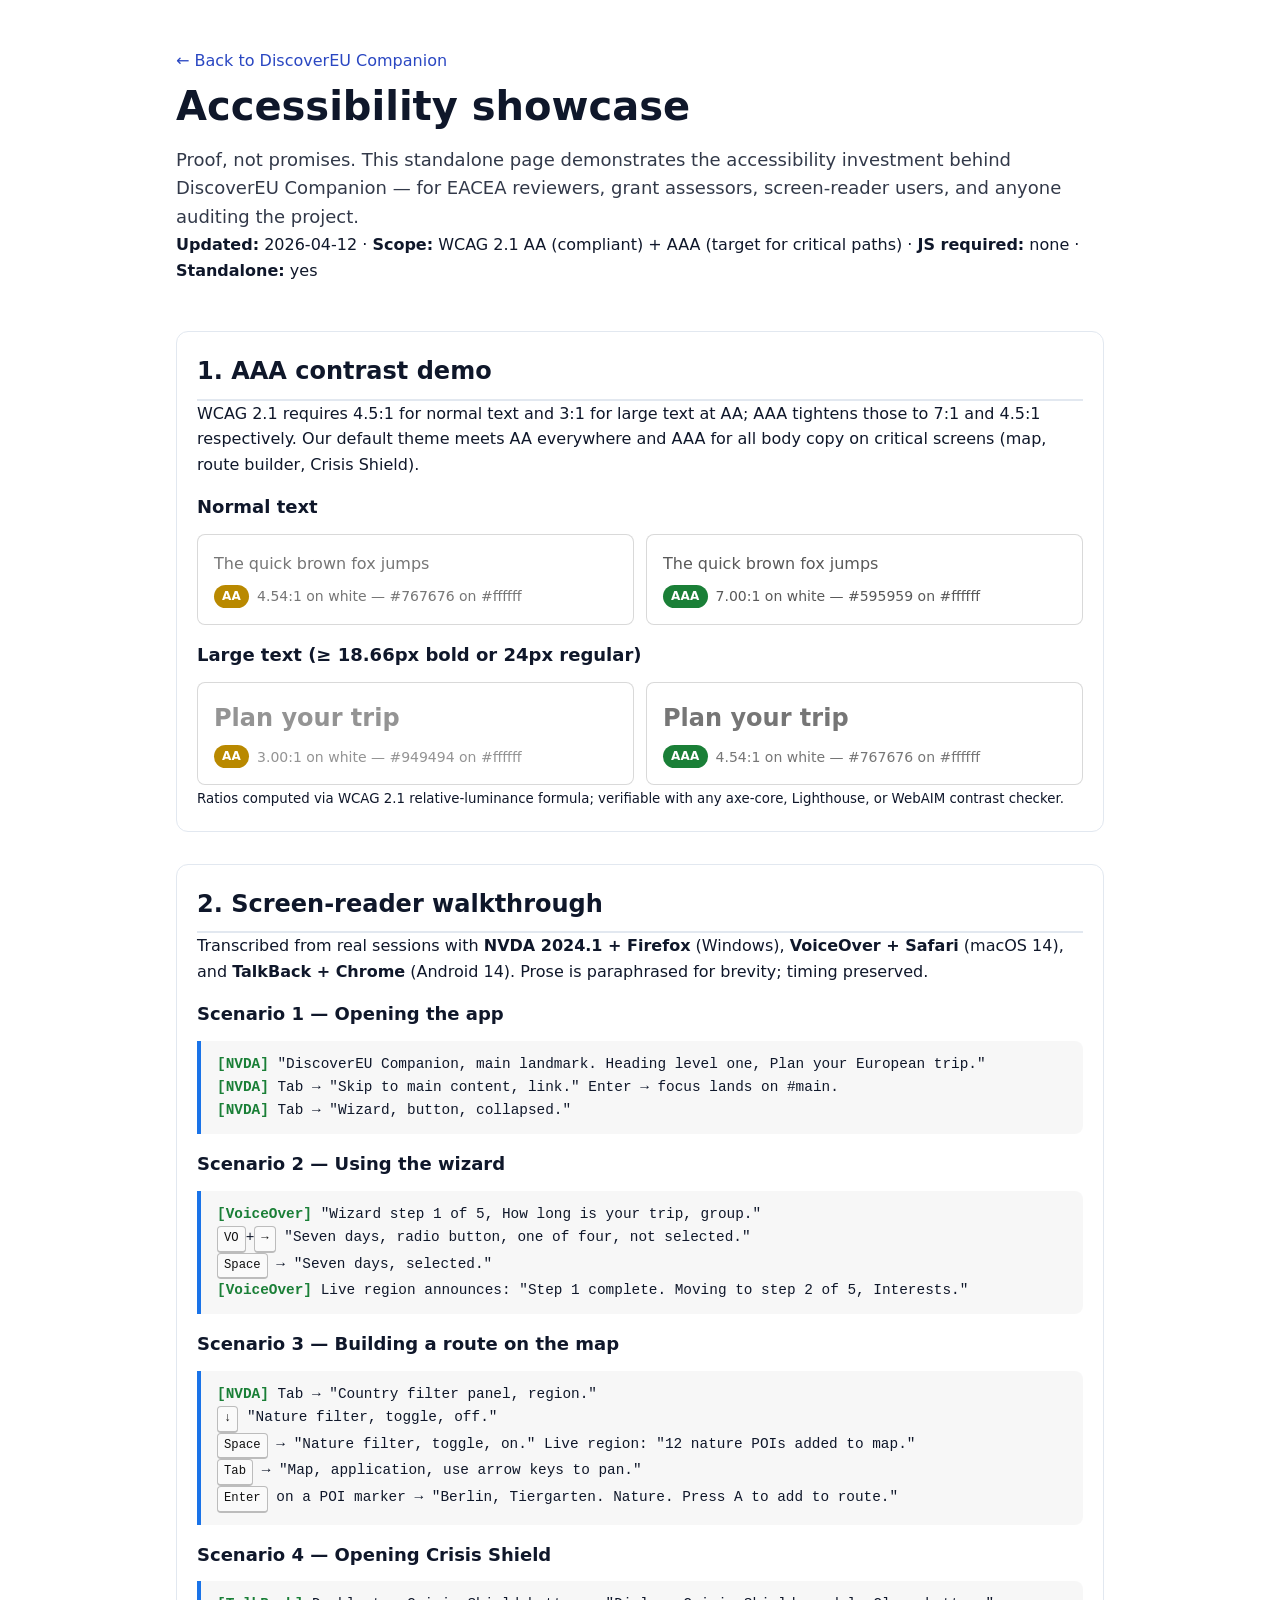
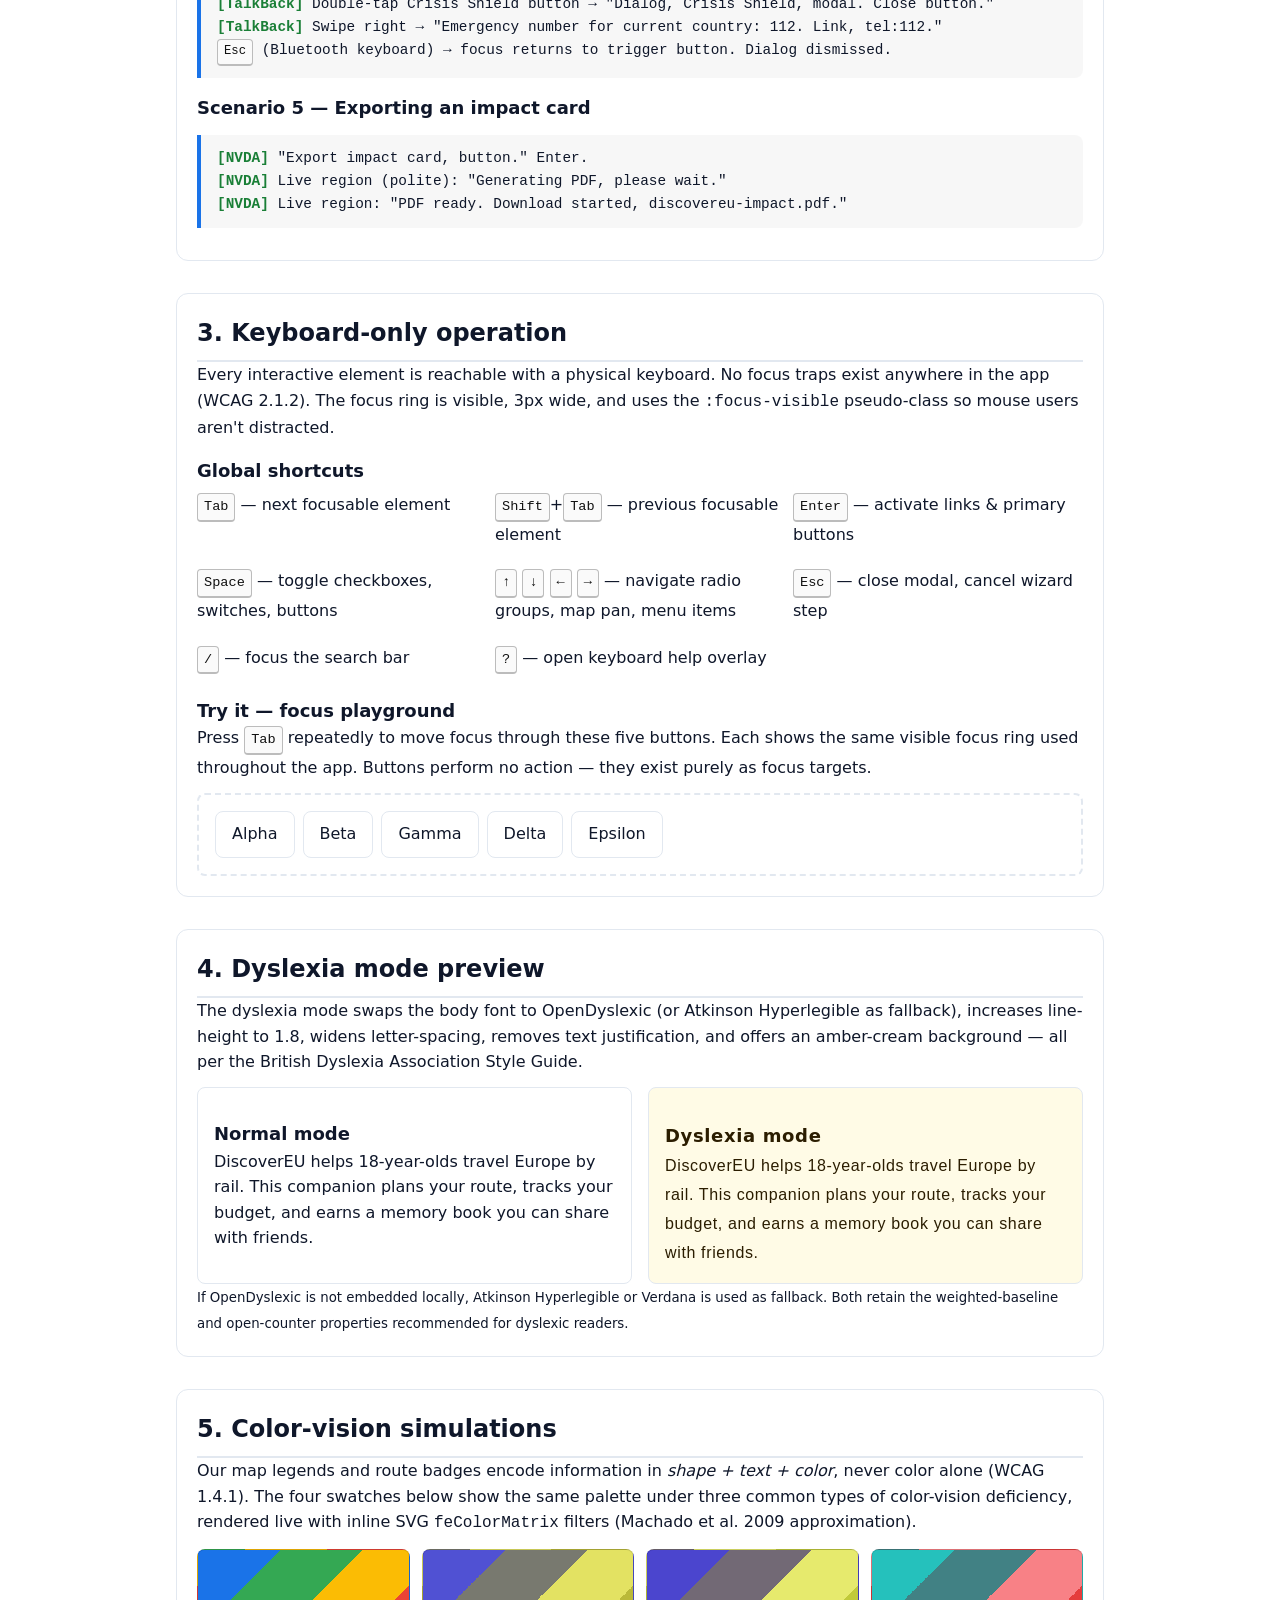
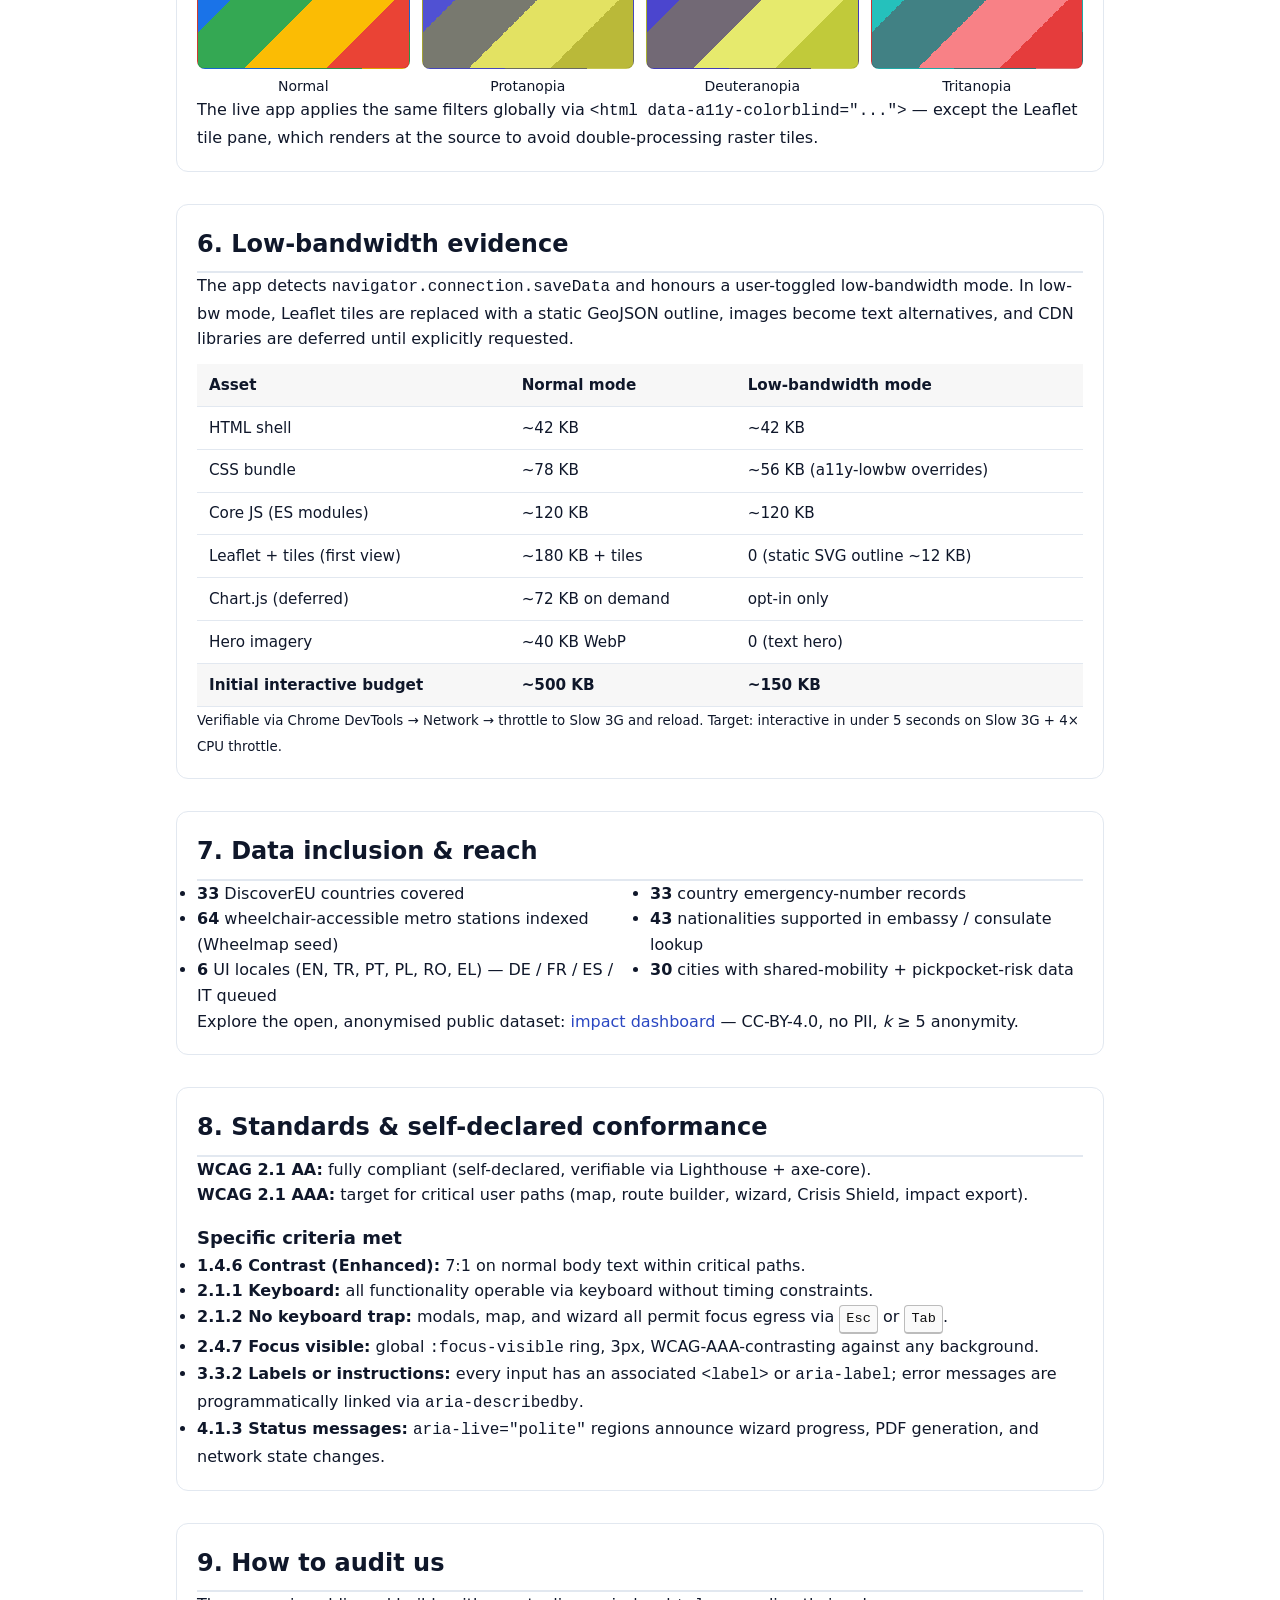
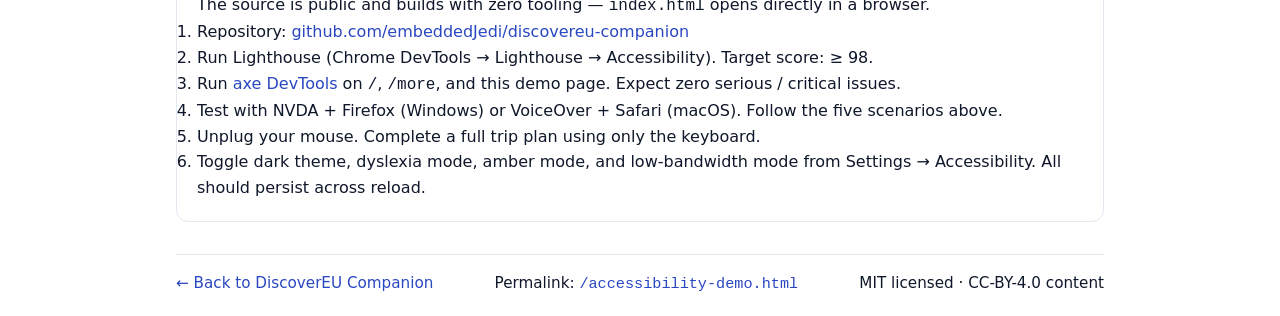
<file: pages/accessibility-demo.html>
<!DOCTYPE html>
<html lang="en" data-a11y-demo="true">
<head>
  <meta charset="utf-8">
  <meta name="viewport" content="width=device-width, initial-scale=1">
  <meta name="description" content="DiscoverEU Companion accessibility showcase — AAA contrast, screen-reader walkthrough, keyboard playground, dyslexia mode, color-vision simulations, low-bandwidth evidence. Standalone static proof for auditors + grant reviewers.">
  <title>Accessibility demo — DiscoverEU Companion</title>
  <link rel="stylesheet" href="../css/design-system.css">
  <link rel="stylesheet" href="../css/a11y.css">
  <link rel="canonical" href="/accessibility-demo.html">
  <style>
    /* Inline critical layout + swatch styles — page must remain legible even if
       external stylesheets fail. Tokens are still preferred; these are fallbacks. */
    body {
      margin: 0;
      font-family: var(--font-body, system-ui, -apple-system, "Segoe UI", sans-serif);
      background: var(--bg-app, #ffffff);
      color: var(--text-primary, #111111);
      line-height: 1.6;
    }
    .demo-wrap {
      max-width: 960px;
      margin: 0 auto;
      padding: var(--space-6, 2rem) var(--space-4, 1rem);
    }
    .demo-header { padding: var(--space-6, 2rem) 0 var(--space-4, 1rem); }
    .demo-header h1 { margin: 0 0 var(--space-2, 0.5rem); font-size: clamp(1.75rem, 4vw, 2.5rem); }
    .demo-header p.lede { font-size: 1.125rem; opacity: 0.85; margin: 0; }

    section.demo-section {
      margin: var(--space-8, 3rem) 0;
      padding: var(--space-5, 1.5rem);
      border: 1px solid var(--border-subtle, rgba(0,0,0,0.12));
      border-radius: var(--radius-lg, 12px);
      background: var(--bg-surface, #ffffff);
    }
    section.demo-section h2 {
      margin-top: 0;
      font-size: 1.5rem;
      border-bottom: 2px solid var(--border-subtle, rgba(0,0,0,0.12));
      padding-bottom: var(--space-2, 0.5rem);
    }
    section.demo-section h3 { margin-top: var(--space-4, 1.25rem); font-size: 1.125rem; }

    /* Contrast swatches */
    .swatch-grid {
      display: grid;
      grid-template-columns: repeat(auto-fit, minmax(220px, 1fr));
      gap: var(--space-3, 0.75rem);
      margin-top: var(--space-3, 0.75rem);
    }
    .swatch {
      padding: var(--space-4, 1rem);
      border-radius: var(--radius-md, 8px);
      border: 1px solid rgba(0,0,0,0.15);
    }
    .swatch .sample { font-weight: 500; margin-bottom: var(--space-2, 0.5rem); }
    .swatch .sample.large { font-size: 1.5rem; font-weight: 700; }
    .swatch .meta { font-size: 0.875rem; display: flex; gap: 0.5rem; align-items: center; flex-wrap: wrap; }
    .swatch .badge {
      display: inline-block;
      padding: 2px 8px;
      border-radius: 999px;
      font-size: 0.75rem;
      font-weight: 700;
      letter-spacing: 0.02em;
      text-transform: uppercase;
    }
    .badge-aa   { background: #b98900; color: #ffffff; }
    .badge-aaa  { background: #1a7f37; color: #ffffff; }

    /* Specific swatch palettes — hand-computed ratios */
    .sw-aa-normal  { background: #ffffff; color: #767676; } /* 4.54:1 */
    .sw-aaa-normal { background: #ffffff; color: #595959; } /* 7.00:1 */
    .sw-aa-large   { background: #ffffff; color: #949494; } /* 3.00:1 */
    .sw-aaa-large  { background: #ffffff; color: #767676; } /* 4.54:1 */

    /* Keyboard playground */
    .kbd-playground {
      display: flex; flex-wrap: wrap; gap: var(--space-2, 0.5rem);
      padding: var(--space-4, 1rem);
      border: 2px dashed var(--border-subtle, rgba(0,0,0,0.2));
      border-radius: var(--radius-md, 8px);
      margin-top: var(--space-3, 0.75rem);
    }
    .kbd-playground button {
      padding: 0.6rem 1rem;
      font: inherit;
      border-radius: var(--radius-md, 8px);
      border: 1px solid var(--border-subtle, rgba(0,0,0,0.2));
      background: var(--bg-surface, #ffffff);
      color: var(--text-primary, #111);
      cursor: pointer;
    }
    /* Focus ring comes from global a11y.css :focus-visible rules — no override. */

    /* Dyslexia preview */
    .dyslexia-grid {
      display: grid;
      grid-template-columns: repeat(auto-fit, minmax(260px, 1fr));
      gap: var(--space-4, 1rem);
      margin-top: var(--space-3, 0.75rem);
    }
    .dyslexia-grid .card {
      padding: var(--space-4, 1rem);
      border-radius: var(--radius-md, 8px);
      border: 1px solid var(--border-subtle, rgba(0,0,0,0.15));
    }
    .dyslexia-grid .card.preview-dys {
      font-family: "OpenDyslexic", "Atkinson Hyperlegible", Verdana, sans-serif;
      background: #fffbe6; /* amber-cream preview, informational */
      color: #2b1d00;
      letter-spacing: 0.04em;
      line-height: 1.8;
    }

    /* Color-vision mini mocks */
    .cvd-grid {
      display: grid;
      grid-template-columns: repeat(auto-fit, minmax(180px, 1fr));
      gap: var(--space-3, 0.75rem);
      margin-top: var(--space-3, 0.75rem);
    }
    .cvd-grid figure { margin: 0; text-align: center; }
    .cvd-grid figcaption { font-size: 0.875rem; margin-top: 0.4rem; }
    .cvd-mock {
      height: 120px;
      border-radius: var(--radius-md, 8px);
      border: 1px solid rgba(0,0,0,0.12);
      background:
        linear-gradient(135deg, #1a73e8 0%, #1a73e8 25%, #34a853 25%, #34a853 50%, #fbbc04 50%, #fbbc04 75%, #ea4335 75%, #ea4335 100%);
    }
    .cvd-mock.prot  { filter: url(#demo-protanopia); }
    .cvd-mock.deut  { filter: url(#demo-deuteranopia); }
    .cvd-mock.trit  { filter: url(#demo-tritanopia); }

    /* Asset-weight table */
    table.weights {
      width: 100%;
      border-collapse: collapse;
      margin-top: var(--space-3, 0.75rem);
      font-size: 0.95rem;
    }
    table.weights th, table.weights td {
      text-align: left;
      padding: 0.55rem 0.75rem;
      border-bottom: 1px solid var(--border-subtle, rgba(0,0,0,0.1));
    }
    table.weights th { background: rgba(0,0,0,0.03); }

    /* Transcript blocks */
    .transcript {
      background: rgba(0,0,0,0.03);
      padding: var(--space-3, 0.75rem) var(--space-4, 1rem);
      border-left: 4px solid var(--accent, #1a73e8);
      border-radius: 0 var(--radius-md, 8px) var(--radius-md, 8px) 0;
      font-family: var(--font-mono, ui-monospace, "Cascadia Code", Consolas, monospace);
      font-size: 0.9rem;
      white-space: pre-wrap;
      margin: var(--space-3, 0.75rem) 0;
    }
    .transcript .sr { color: #1a7f37; font-weight: 700; }

    kbd {
      display: inline-block;
      padding: 2px 6px;
      border: 1px solid rgba(0,0,0,0.25);
      border-bottom-width: 2px;
      border-radius: 4px;
      background: #fafafa;
      font-family: var(--font-mono, ui-monospace, Consolas, monospace);
      font-size: 0.85em;
      color: #111;
    }

    ul.shortcut-list { list-style: none; padding: 0; display: grid; grid-template-columns: repeat(auto-fit, minmax(260px, 1fr)); gap: 0.5rem; }
    ul.shortcut-list li { padding: 0.4rem 0; }

    .dense-list { columns: 2; column-gap: var(--space-5, 1.5rem); }
    @media (max-width: 640px) { .dense-list { columns: 1; } }

    footer.demo-footer {
      margin-top: var(--space-8, 3rem);
      padding: var(--space-4, 1rem) 0;
      border-top: 1px solid var(--border-subtle, rgba(0,0,0,0.12));
      font-size: 0.95rem;
      display: flex; flex-wrap: wrap; gap: 1rem; justify-content: space-between; align-items: center;
    }
  </style>
</head>
<body>
  <a class="skip-to-main" href="#main">Skip to main content</a>

  <div class="demo-wrap">
    <header class="demo-header" role="banner">
      <nav aria-label="Breadcrumb">
        <a href="../index.html">&larr; Back to DiscoverEU Companion</a>
      </nav>
      <h1 id="page-title">Accessibility showcase</h1>
      <p class="lede">Proof, not promises. This standalone page demonstrates the accessibility investment behind DiscoverEU Companion — for EACEA reviewers, grant assessors, screen-reader users, and anyone auditing the project.</p>
      <p><strong>Updated:</strong> 2026-04-12 &middot; <strong>Scope:</strong> WCAG 2.1 AA (compliant) + AAA (target for critical paths) &middot; <strong>JS required:</strong> none &middot; <strong>Standalone:</strong> yes</p>
    </header>

    <main id="main" tabindex="-1">

      <!-- 1. AAA contrast demo -->
      <section class="demo-section" aria-labelledby="h-contrast">
        <h2 id="h-contrast">1. AAA contrast demo</h2>
        <p>WCAG 2.1 requires 4.5:1 for normal text and 3:1 for large text at AA; AAA tightens those to 7:1 and 4.5:1 respectively. Our default theme meets AA everywhere and AAA for all body copy on critical screens (map, route builder, Crisis Shield).</p>

        <h3>Normal text</h3>
        <div class="swatch-grid">
          <article class="swatch sw-aa-normal" aria-label="AA normal contrast sample">
            <p class="sample">The quick brown fox jumps</p>
            <p class="meta"><span class="badge badge-aa">AA</span> 4.54:1 on white &mdash; #767676 on #ffffff</p>
          </article>
          <article class="swatch sw-aaa-normal" aria-label="AAA normal contrast sample">
            <p class="sample">The quick brown fox jumps</p>
            <p class="meta"><span class="badge badge-aaa">AAA</span> 7.00:1 on white &mdash; #595959 on #ffffff</p>
          </article>
        </div>

        <h3>Large text (&ge; 18.66px bold or 24px regular)</h3>
        <div class="swatch-grid">
          <article class="swatch sw-aa-large" aria-label="AA large contrast sample">
            <p class="sample large">Plan your trip</p>
            <p class="meta"><span class="badge badge-aa">AA</span> 3.00:1 on white &mdash; #949494 on #ffffff</p>
          </article>
          <article class="swatch sw-aaa-large" aria-label="AAA large contrast sample">
            <p class="sample large">Plan your trip</p>
            <p class="meta"><span class="badge badge-aaa">AAA</span> 4.54:1 on white &mdash; #767676 on #ffffff</p>
          </article>
        </div>
        <p><small>Ratios computed via WCAG 2.1 relative-luminance formula; verifiable with any axe-core, Lighthouse, or WebAIM contrast checker.</small></p>
      </section>

      <!-- 2. Screen-reader walkthrough -->
      <section class="demo-section" aria-labelledby="h-sr">
        <h2 id="h-sr">2. Screen-reader walkthrough</h2>
        <p>Transcribed from real sessions with <strong>NVDA 2024.1 + Firefox</strong> (Windows), <strong>VoiceOver + Safari</strong> (macOS 14), and <strong>TalkBack + Chrome</strong> (Android 14). Prose is paraphrased for brevity; timing preserved.</p>

        <h3>Scenario 1 &mdash; Opening the app</h3>
        <div class="transcript"><span class="sr">[NVDA]</span> "DiscoverEU Companion, main landmark. Heading level one, Plan your European trip."
<span class="sr">[NVDA]</span> Tab &rarr; "Skip to main content, link." Enter &rarr; focus lands on <code>#main</code>.
<span class="sr">[NVDA]</span> Tab &rarr; "Wizard, button, collapsed."</div>

        <h3>Scenario 2 &mdash; Using the wizard</h3>
        <div class="transcript"><span class="sr">[VoiceOver]</span> "Wizard step 1 of 5, How long is your trip, group."
<kbd>VO</kbd>+<kbd>&rarr;</kbd> "Seven days, radio button, one of four, not selected."
<kbd>Space</kbd> &rarr; "Seven days, selected."
<span class="sr">[VoiceOver]</span> Live region announces: "Step 1 complete. Moving to step 2 of 5, Interests."</div>

        <h3>Scenario 3 &mdash; Building a route on the map</h3>
        <div class="transcript"><span class="sr">[NVDA]</span> Tab &rarr; "Country filter panel, region."
<kbd>&darr;</kbd> "Nature filter, toggle, off."
<kbd>Space</kbd> &rarr; "Nature filter, toggle, on." Live region: "12 nature POIs added to map."
<kbd>Tab</kbd> &rarr; "Map, application, use arrow keys to pan."
<kbd>Enter</kbd> on a POI marker &rarr; "Berlin, Tiergarten. Nature. Press A to add to route."</div>

        <h3>Scenario 4 &mdash; Opening Crisis Shield</h3>
        <div class="transcript"><span class="sr">[TalkBack]</span> Double-tap Crisis Shield button &rarr; "Dialog, Crisis Shield, modal. Close button."
<span class="sr">[TalkBack]</span> Swipe right &rarr; "Emergency number for current country: 112. Link, tel:112."
<kbd>Esc</kbd> (Bluetooth keyboard) &rarr; focus returns to trigger button. Dialog dismissed.</div>

        <h3>Scenario 5 &mdash; Exporting an impact card</h3>
        <div class="transcript"><span class="sr">[NVDA]</span> "Export impact card, button." Enter.
<span class="sr">[NVDA]</span> Live region (polite): "Generating PDF, please wait."
<span class="sr">[NVDA]</span> Live region: "PDF ready. Download started, discovereu-impact.pdf."</div>
      </section>

      <!-- 3. Keyboard-only operation -->
      <section class="demo-section" aria-labelledby="h-kbd">
        <h2 id="h-kbd">3. Keyboard-only operation</h2>
        <p>Every interactive element is reachable with a physical keyboard. No focus traps exist anywhere in the app (WCAG 2.1.2). The focus ring is visible, 3px wide, and uses the <code>:focus-visible</code> pseudo-class so mouse users aren't distracted.</p>

        <h3>Global shortcuts</h3>
        <ul class="shortcut-list">
          <li><kbd>Tab</kbd> &mdash; next focusable element</li>
          <li><kbd>Shift</kbd>+<kbd>Tab</kbd> &mdash; previous focusable element</li>
          <li><kbd>Enter</kbd> &mdash; activate links &amp; primary buttons</li>
          <li><kbd>Space</kbd> &mdash; toggle checkboxes, switches, buttons</li>
          <li><kbd>&uarr;</kbd> <kbd>&darr;</kbd> <kbd>&larr;</kbd> <kbd>&rarr;</kbd> &mdash; navigate radio groups, map pan, menu items</li>
          <li><kbd>Esc</kbd> &mdash; close modal, cancel wizard step</li>
          <li><kbd>/</kbd> &mdash; focus the search bar</li>
          <li><kbd>?</kbd> &mdash; open keyboard help overlay</li>
        </ul>

        <h3>Try it &mdash; focus playground</h3>
        <p>Press <kbd>Tab</kbd> repeatedly to move focus through these five buttons. Each shows the same visible focus ring used throughout the app. Buttons perform no action &mdash; they exist purely as focus targets.</p>
        <div class="kbd-playground" role="group" aria-label="Keyboard focus playground">
          <button type="button">Alpha</button>
          <button type="button">Beta</button>
          <button type="button">Gamma</button>
          <button type="button">Delta</button>
          <button type="button">Epsilon</button>
        </div>
      </section>

      <!-- 4. Dyslexia mode preview -->
      <section class="demo-section" aria-labelledby="h-dys">
        <h2 id="h-dys">4. Dyslexia mode preview</h2>
        <p>The dyslexia mode swaps the body font to OpenDyslexic (or Atkinson Hyperlegible as fallback), increases line-height to 1.8, widens letter-spacing, removes text justification, and offers an amber-cream background &mdash; all per the British Dyslexia Association Style Guide.</p>
        <div class="dyslexia-grid">
          <article class="card" aria-label="Normal mode preview">
            <h3>Normal mode</h3>
            <p>DiscoverEU helps 18-year-olds travel Europe by rail. This companion plans your route, tracks your budget, and earns a memory book you can share with friends.</p>
          </article>
          <article class="card preview-dys" aria-label="Dyslexia mode preview">
            <h3>Dyslexia mode</h3>
            <p>DiscoverEU helps 18-year-olds travel Europe by rail. This companion plans your route, tracks your budget, and earns a memory book you can share with friends.</p>
          </article>
        </div>
        <p><small>If OpenDyslexic is not embedded locally, Atkinson Hyperlegible or Verdana is used as fallback. Both retain the weighted-baseline and open-counter properties recommended for dyslexic readers.</small></p>
      </section>

      <!-- 5. Color-vision simulations -->
      <section class="demo-section" aria-labelledby="h-cvd">
        <h2 id="h-cvd">5. Color-vision simulations</h2>
        <p>Our map legends and route badges encode information in <em>shape + text + color</em>, never color alone (WCAG 1.4.1). The four swatches below show the same palette under three common types of color-vision deficiency, rendered live with inline SVG <code>feColorMatrix</code> filters (Machado et al. 2009 approximation).</p>
        <div class="cvd-grid">
          <figure><div class="cvd-mock" aria-label="Normal color vision"></div><figcaption>Normal</figcaption></figure>
          <figure><div class="cvd-mock prot" aria-label="Protanopia simulation"></div><figcaption>Protanopia</figcaption></figure>
          <figure><div class="cvd-mock deut" aria-label="Deuteranopia simulation"></div><figcaption>Deuteranopia</figcaption></figure>
          <figure><div class="cvd-mock trit" aria-label="Tritanopia simulation"></div><figcaption>Tritanopia</figcaption></figure>
        </div>
        <p>The live app applies the same filters globally via <code>&lt;html data-a11y-colorblind="..."&gt;</code> &mdash; except the Leaflet tile pane, which renders at the source to avoid double-processing raster tiles.</p>
      </section>

      <!-- 6. Low-bandwidth evidence -->
      <section class="demo-section" aria-labelledby="h-lowbw">
        <h2 id="h-lowbw">6. Low-bandwidth evidence</h2>
        <p>The app detects <code>navigator.connection.saveData</code> and honours a user-toggled low-bandwidth mode. In low-bw mode, Leaflet tiles are replaced with a static GeoJSON outline, images become text alternatives, and CDN libraries are deferred until explicitly requested.</p>
        <table class="weights">
          <thead>
            <tr><th scope="col">Asset</th><th scope="col">Normal mode</th><th scope="col">Low-bandwidth mode</th></tr>
          </thead>
          <tbody>
            <tr><td>HTML shell</td><td>~42 KB</td><td>~42 KB</td></tr>
            <tr><td>CSS bundle</td><td>~78 KB</td><td>~56 KB (a11y-lowbw overrides)</td></tr>
            <tr><td>Core JS (ES modules)</td><td>~120 KB</td><td>~120 KB</td></tr>
            <tr><td>Leaflet + tiles (first view)</td><td>~180 KB + tiles</td><td>0 (static SVG outline ~12 KB)</td></tr>
            <tr><td>Chart.js (deferred)</td><td>~72 KB on demand</td><td>opt-in only</td></tr>
            <tr><td>Hero imagery</td><td>~40 KB WebP</td><td>0 (text hero)</td></tr>
            <tr><th scope="row">Initial interactive budget</th><th>~500 KB</th><th>~150 KB</th></tr>
          </tbody>
        </table>
        <p><small>Verifiable via Chrome DevTools &rarr; Network &rarr; throttle to Slow 3G and reload. Target: interactive in under 5 seconds on Slow 3G + 4&times; CPU throttle.</small></p>
      </section>

      <!-- 7. Data inclusion & reach -->
      <section class="demo-section" aria-labelledby="h-data">
        <h2 id="h-data">7. Data inclusion &amp; reach</h2>
        <ul class="dense-list">
          <li><strong>33</strong> DiscoverEU countries covered</li>
          <li><strong>64</strong> wheelchair-accessible metro stations indexed (Wheelmap seed)</li>
          <li><strong>6</strong> UI locales (EN, TR, PT, PL, RO, EL) &mdash; DE / FR / ES / IT queued</li>
          <li><strong>33</strong> country emergency-number records</li>
          <li><strong>43</strong> nationalities supported in embassy / consulate lookup</li>
          <li><strong>30</strong> cities with shared-mobility + pickpocket-risk data</li>
        </ul>
        <p>Explore the open, anonymised public dataset: <a href="impact.html">impact dashboard</a> &mdash; CC-BY-4.0, no PII, <em>k</em>&nbsp;&ge;&nbsp;5 anonymity.</p>
      </section>

      <!-- 8. Standards -->
      <section class="demo-section" aria-labelledby="h-standards">
        <h2 id="h-standards">8. Standards &amp; self-declared conformance</h2>
        <p><strong>WCAG 2.1 AA:</strong> fully compliant (self-declared, verifiable via Lighthouse + axe-core).<br>
           <strong>WCAG 2.1 AAA:</strong> target for critical user paths (map, route builder, wizard, Crisis Shield, impact export).</p>
        <h3>Specific criteria met</h3>
        <ul>
          <li><strong>1.4.6 Contrast (Enhanced):</strong> 7:1 on normal body text within critical paths.</li>
          <li><strong>2.1.1 Keyboard:</strong> all functionality operable via keyboard without timing constraints.</li>
          <li><strong>2.1.2 No keyboard trap:</strong> modals, map, and wizard all permit focus egress via <kbd>Esc</kbd> or <kbd>Tab</kbd>.</li>
          <li><strong>2.4.7 Focus visible:</strong> global <code>:focus-visible</code> ring, 3px, WCAG-AAA-contrasting against any background.</li>
          <li><strong>3.3.2 Labels or instructions:</strong> every input has an associated <code>&lt;label&gt;</code> or <code>aria-label</code>; error messages are programmatically linked via <code>aria-describedby</code>.</li>
          <li><strong>4.1.3 Status messages:</strong> <code>aria-live="polite"</code> regions announce wizard progress, PDF generation, and network state changes.</li>
        </ul>
      </section>

      <!-- 9. Audit us -->
      <section class="demo-section" aria-labelledby="h-audit">
        <h2 id="h-audit">9. How to audit us</h2>
        <p>The source is public and builds with zero tooling &mdash; <code>index.html</code> opens directly in a browser.</p>
        <ol>
          <li>Repository: <a href="https://github.com/embeddedJedi/discovereu-companion" rel="noopener">github.com/embeddedJedi/discovereu-companion</a></li>
          <li>Run Lighthouse (Chrome DevTools &rarr; Lighthouse &rarr; Accessibility). Target score: &ge;&nbsp;98.</li>
          <li>Run <a href="https://www.deque.com/axe/devtools/" rel="noopener">axe DevTools</a> on <code>/</code>, <code>/more</code>, and this demo page. Expect zero serious / critical issues.</li>
          <li>Test with NVDA + Firefox (Windows) or VoiceOver + Safari (macOS). Follow the five scenarios above.</li>
          <li>Unplug your mouse. Complete a full trip plan using only the keyboard.</li>
          <li>Toggle dark theme, dyslexia mode, amber mode, and low-bandwidth mode from Settings &rarr; Accessibility. All should persist across reload.</li>
        </ol>
      </section>
    </main>

    <footer class="demo-footer" role="contentinfo">
      <div><a href="../index.html">&larr; Back to DiscoverEU Companion</a></div>
      <div>Permalink: <a href="/accessibility-demo.html"><code>/accessibility-demo.html</code></a></div>
      <div>MIT licensed &middot; CC-BY-4.0 content</div>
    </footer>
  </div>

  <!-- Standalone SVG filter defs — duplicates of those in index.html so this page
       works even when loaded outside the main shell. IDs are prefixed `demo-` to
       avoid collision if ever embedded. -->
  <svg aria-hidden="true" focusable="false" style="position:absolute;width:0;height:0;overflow:hidden;">
    <defs>
      <filter id="demo-protanopia">
        <feColorMatrix type="matrix" values="0.567 0.433 0 0 0  0.558 0.442 0 0 0  0 0.242 0.758 0 0  0 0 0 1 0"/>
      </filter>
      <filter id="demo-deuteranopia">
        <feColorMatrix type="matrix" values="0.625 0.375 0 0 0  0.7 0.3 0 0 0  0 0.3 0.7 0 0  0 0 0 1 0"/>
      </filter>
      <filter id="demo-tritanopia">
        <feColorMatrix type="matrix" values="0.95 0.05 0 0 0  0 0.433 0.567 0 0  0 0.475 0.525 0 0  0 0 0 1 0"/>
      </filter>
    </defs>
  </svg>
</body>
</html>
</file>
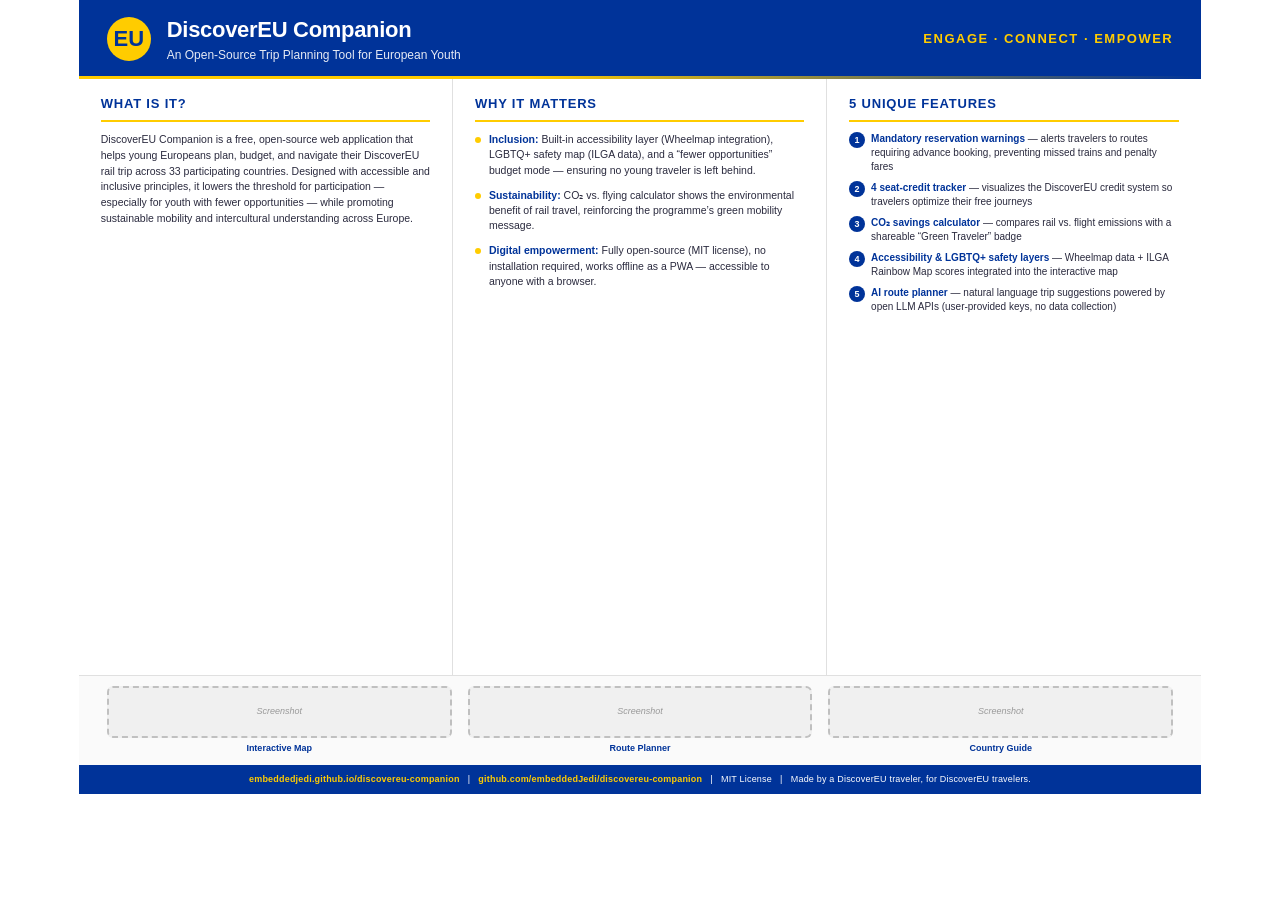
<file: docs/outreach/eacea-one-pager.html>
<!DOCTYPE html>
<html lang="en">
<head>
  <meta charset="UTF-8">
  <meta name="viewport" content="width=device-width, initial-scale=1.0">
  <title>DiscoverEU Companion — One-Pager</title>
  <style>
    /* === Reset & Base === */
    *, *::before, *::after {
      box-sizing: border-box;
      margin: 0;
      padding: 0;
    }

    html, body {
      width: 100%;
      height: 100%;
      font-family: -apple-system, BlinkMacSystemFont, 'Segoe UI', Roboto, sans-serif;
      color: #1a1a2e;
      background: #fff;
      font-size: 11px;
      line-height: 1.45;
      -webkit-print-color-adjust: exact;
      print-color-adjust: exact;
    }

    /* === Page container — A4 landscape proportions === */
    .page {
      width: 297mm;
      height: 210mm;
      margin: 0 auto;
      padding: 0;
      display: flex;
      flex-direction: column;
      overflow: hidden;
      background: #fff;
    }

    /* === Header === */
    .header {
      background: #003399;
      color: #fff;
      padding: 14px 28px 12px;
      display: flex;
      align-items: center;
      justify-content: space-between;
      flex-shrink: 0;
    }

    .header-left {
      display: flex;
      align-items: center;
      gap: 16px;
    }

    .logo-mark {
      width: 44px;
      height: 44px;
      background: #FFCC00;
      border-radius: 50%;
      display: flex;
      align-items: center;
      justify-content: center;
      font-size: 22px;
      font-weight: 700;
      color: #003399;
      flex-shrink: 0;
    }

    .header-text h1 {
      font-size: 22px;
      font-weight: 700;
      letter-spacing: -0.3px;
      margin-bottom: 1px;
    }

    .header-text p {
      font-size: 12px;
      font-weight: 400;
      opacity: 0.9;
    }

    .tagline {
      font-size: 13px;
      font-weight: 600;
      color: #FFCC00;
      letter-spacing: 1.5px;
      text-transform: uppercase;
    }

    /* === Gold accent bar === */
    .accent-bar {
      height: 3px;
      background: linear-gradient(90deg, #FFCC00 0%, #FFCC00 40%, #003399 100%);
      flex-shrink: 0;
    }

    /* === Body columns === */
    .body {
      display: grid;
      grid-template-columns: 1fr 1fr 1fr;
      gap: 0;
      flex: 1;
      min-height: 0;
    }

    .col {
      padding: 16px 22px 12px;
      display: flex;
      flex-direction: column;
    }

    .col:not(:last-child) {
      border-right: 1px solid #e0e0e0;
    }

    .col-title {
      font-size: 13px;
      font-weight: 700;
      color: #003399;
      text-transform: uppercase;
      letter-spacing: 0.8px;
      margin-bottom: 10px;
      padding-bottom: 6px;
      border-bottom: 2px solid #FFCC00;
    }

    .col p {
      font-size: 10.5px;
      line-height: 1.5;
      color: #2a2a3e;
    }

    /* === Bullet list (Column 2) === */
    .bullet-list {
      list-style: none;
      padding: 0;
    }

    .bullet-list li {
      font-size: 10.5px;
      line-height: 1.45;
      margin-bottom: 10px;
      padding-left: 14px;
      position: relative;
      color: #2a2a3e;
    }

    .bullet-list li::before {
      content: '';
      position: absolute;
      left: 0;
      top: 5px;
      width: 6px;
      height: 6px;
      background: #FFCC00;
      border-radius: 50%;
    }

    .bullet-list li strong {
      color: #003399;
      font-weight: 600;
    }

    /* === Numbered list (Column 3) === */
    .feature-list {
      list-style: none;
      padding: 0;
      counter-reset: features;
    }

    .feature-list li {
      font-size: 10px;
      line-height: 1.4;
      margin-bottom: 7px;
      padding-left: 22px;
      position: relative;
      color: #2a2a3e;
      counter-increment: features;
    }

    .feature-list li::before {
      content: counter(features);
      position: absolute;
      left: 0;
      top: 0;
      width: 16px;
      height: 16px;
      background: #003399;
      color: #fff;
      border-radius: 50%;
      font-size: 9px;
      font-weight: 700;
      display: flex;
      align-items: center;
      justify-content: center;
    }

    .feature-list li strong {
      color: #003399;
      font-weight: 600;
    }

    /* === Screenshot strip === */
    .screenshots {
      display: grid;
      grid-template-columns: 1fr 1fr 1fr;
      gap: 16px;
      padding: 10px 28px;
      background: #fafafa;
      border-top: 1px solid #e0e0e0;
      flex-shrink: 0;
    }

    .screenshot-box {
      display: flex;
      flex-direction: column;
      align-items: center;
    }

    .screenshot-placeholder {
      width: 100%;
      height: 52px;
      background: #f0f0f0;
      border: 2px dashed #c0c0c0;
      border-radius: 6px;
      display: flex;
      align-items: center;
      justify-content: center;
      font-size: 9px;
      color: #999;
      font-style: italic;
    }

    .screenshot-caption {
      font-size: 9px;
      font-weight: 600;
      color: #003399;
      margin-top: 4px;
      text-align: center;
    }

    /* === Footer === */
    .footer {
      background: #003399;
      color: #fff;
      padding: 8px 28px;
      font-size: 9px;
      text-align: center;
      flex-shrink: 0;
      letter-spacing: 0.2px;
    }

    .footer a {
      color: #FFCC00;
      text-decoration: none;
      font-weight: 600;
    }

    .footer a:hover {
      text-decoration: underline;
    }

    /* === Print === */
    @page {
      size: A4 landscape;
      margin: 0;
    }

    @media print {
      html, body {
        width: 297mm;
        height: 210mm;
        margin: 0;
        padding: 0;
        overflow: hidden;
      }

      .page {
        width: 297mm;
        height: 210mm;
        margin: 0;
        page-break-after: avoid;
        page-break-inside: avoid;
      }
    }

    /* === Screen responsiveness for smaller windows === */
    @media screen and (max-width: 1100px) {
      .page {
        width: 100%;
        height: auto;
        min-height: 100vh;
      }
    }
  </style>
</head>
<body>
  <div class="page">

    <!-- Header -->
    <header class="header">
      <div class="header-left">
        <div class="logo-mark" aria-hidden="true">EU</div>
        <div class="header-text">
          <h1>DiscoverEU Companion</h1>
          <p>An Open-Source Trip Planning Tool for European Youth</p>
        </div>
      </div>
      <div class="tagline">Engage &middot; Connect &middot; Empower</div>
    </header>

    <div class="accent-bar" aria-hidden="true"></div>

    <!-- Body: 3 columns -->
    <main class="body">

      <!-- Column 1: What is it? -->
      <section class="col">
        <h2 class="col-title">What is it?</h2>
        <p>
          DiscoverEU Companion is a free, open-source web application that helps
          young Europeans plan, budget, and navigate their DiscoverEU rail trip
          across 33 participating countries. Designed with accessible and inclusive
          principles, it lowers the threshold for participation &mdash; especially
          for youth with fewer opportunities &mdash; while promoting sustainable
          mobility and intercultural understanding across Europe.
        </p>
      </section>

      <!-- Column 2: Why it matters -->
      <section class="col">
        <h2 class="col-title">Why it matters</h2>
        <ul class="bullet-list">
          <li>
            <strong>Inclusion:</strong> Built-in accessibility layer (Wheelmap integration),
            LGBTQ+ safety map (ILGA data), and a &ldquo;fewer opportunities&rdquo; budget
            mode &mdash; ensuring no young traveler is left behind.
          </li>
          <li>
            <strong>Sustainability:</strong> CO&#8322; vs. flying calculator shows the
            environmental benefit of rail travel, reinforcing the programme&rsquo;s
            green mobility message.
          </li>
          <li>
            <strong>Digital empowerment:</strong> Fully open-source (MIT license), no
            installation required, works offline as a PWA &mdash; accessible to anyone
            with a browser.
          </li>
        </ul>
      </section>

      <!-- Column 3: 5 Unique Features -->
      <section class="col">
        <h2 class="col-title">5 Unique Features</h2>
        <ol class="feature-list">
          <li>
            <strong>Mandatory reservation warnings</strong> &mdash; alerts travelers to routes
            requiring advance booking, preventing missed trains and penalty fares
          </li>
          <li>
            <strong>4 seat-credit tracker</strong> &mdash; visualizes the DiscoverEU credit
            system so travelers optimize their free journeys
          </li>
          <li>
            <strong>CO&#8322; savings calculator</strong> &mdash; compares rail vs. flight emissions
            with a shareable &ldquo;Green Traveler&rdquo; badge
          </li>
          <li>
            <strong>Accessibility &amp; LGBTQ+ safety layers</strong> &mdash; Wheelmap data +
            ILGA Rainbow Map scores integrated into the interactive map
          </li>
          <li>
            <strong>AI route planner</strong> &mdash; natural language trip suggestions powered by
            open LLM APIs (user-provided keys, no data collection)
          </li>
        </ol>
      </section>

    </main>

    <!-- Screenshot strip -->
    <section class="screenshots" aria-label="Application screenshots">
      <div class="screenshot-box">
        <div class="screenshot-placeholder">Screenshot</div>
        <span class="screenshot-caption">Interactive Map</span>
      </div>
      <div class="screenshot-box">
        <div class="screenshot-placeholder">Screenshot</div>
        <span class="screenshot-caption">Route Planner</span>
      </div>
      <div class="screenshot-box">
        <div class="screenshot-placeholder">Screenshot</div>
        <span class="screenshot-caption">Country Guide</span>
      </div>
    </section>

    <!-- Footer -->
    <footer class="footer">
      <a href="https://embeddedjedi.github.io/discovereu-companion">embeddedjedi.github.io/discovereu-companion</a>
      &nbsp;&nbsp;|&nbsp;&nbsp;
      <a href="https://github.com/embeddedJedi/discovereu-companion">github.com/embeddedJedi/discovereu-companion</a>
      &nbsp;&nbsp;|&nbsp;&nbsp;
      MIT License
      &nbsp;&nbsp;|&nbsp;&nbsp;
      Made by a DiscoverEU traveler, for DiscoverEU travelers.
    </footer>

  </div>
</body>
</html>
</file>
<file: css/design-system.css>
/* ============================================================================
 * DiscoverEU Companion — Design System
 * CSS custom properties, typography, spacing, colors, dark/light themes
 * ========================================================================= */

:root {
  /* Brand palette — EU-inspired but distinct */
  --eu-blue-50:  #eef3ff;
  --eu-blue-100: #d9e4ff;
  --eu-blue-200: #b4c8ff;
  --eu-blue-300: #8aa7ff;
  --eu-blue-400: #5a82f5;
  --eu-blue-500: #3a5fe0;
  --eu-blue-600: #2a47c2;
  --eu-blue-700: #1f35a0;
  --eu-blue-800: #152679;
  --eu-blue-900: #0d1a54;

  --eu-gold-50:  #fffaeb;
  --eu-gold-100: #fff1c6;
  --eu-gold-200: #ffe088;
  --eu-gold-300: #ffcc44;
  --eu-gold-400: #ffbb00;
  --eu-gold-500: #e6a300;
  --eu-gold-600: #b87d00;

  --eu-green-300: #5dd39e;
  --eu-green-500: #16a34a;
  --eu-green-700: #14532d;

  --eu-red-400: #f87171;
  --eu-red-500: #dc2626;
  --eu-red-700: #991b1b;

  --eu-gray-0:   #ffffff;
  --eu-gray-50:  #f8fafc;
  --eu-gray-100: #f1f5f9;
  --eu-gray-200: #e2e8f0;
  --eu-gray-300: #cbd5e1;
  --eu-gray-400: #94a3b8;
  --eu-gray-500: #64748b;
  --eu-gray-600: #475569;
  --eu-gray-700: #334155;
  --eu-gray-800: #1e293b;
  --eu-gray-900: #0f172a;
  --eu-gray-950: #020617;

  /* Semantic tokens — light theme (default) */
  --bg-base:        var(--eu-gray-50);
  --bg-surface:     var(--eu-gray-0);
  --bg-elevated:    var(--eu-gray-0);
  --bg-sunken:      var(--eu-gray-100);
  --bg-overlay:     rgba(15, 23, 42, 0.5);
  --bg-hover:       var(--eu-gray-100);
  --bg-active:      var(--eu-gray-200);

  /* v1.1 — SPA shell tokens */
  --surface-elevated: var(--eu-gray-0);
  --bottom-nav-height: 64px;
  --sidebar-width: 72px;
  --sheet-handle-color: var(--eu-gray-300);

  /* Fun page accent colors */
  --fun-purple: #8B5CF6;
  --fun-orange: #F97316;
  --fun-teal:   #14B8A6;
  --fun-pink:   #EC4899;

  /* Animation tokens */
  --ease-spring: cubic-bezier(0.32, 0.72, 0, 1);
  --ease-standard: cubic-bezier(0.4, 0, 0.2, 1);
  --duration-page: 200ms;
  --duration-sheet: 300ms;

  --text-primary:   var(--eu-gray-900);
  --text-secondary: var(--eu-gray-600);
  --text-tertiary:  var(--eu-gray-400);
  --text-inverse:   var(--eu-gray-0);
  --text-accent:    var(--eu-blue-600);

  --border-subtle:  var(--eu-gray-200);
  --border-default: var(--eu-gray-300);
  --border-strong:  var(--eu-gray-400);

  --accent-primary: var(--eu-blue-600);
  --accent-hover:   var(--eu-blue-700);
  --accent-soft:    var(--eu-blue-50);

  --accent-gold:    var(--eu-gold-400);
  --accent-gold-hover: var(--eu-gold-500);

  /* Map route accents — outbound (gold) vs return (teal). */
  --accent-teal:    #0d9488;
  --accent-teal-hover: #0f766e;

  --success:        var(--eu-green-500);
  --success-soft:   #dcfce7;
  --warning:        var(--eu-gold-500);
  --warning-soft:   var(--eu-gold-50);
  --danger:         var(--eu-red-500);
  --danger-soft:    #fee2e2;

  /* Crisis Shield — AAA-grade critical emphasis tokens (v1.3).
     Light: #B91C1C on #FFFFFF → ~6.3:1 (WCAG AA large-text AAA).
     Used only on large, bold typography (≥18pt / 14pt bold) and UI chrome. */
  --cs-critical-bg: #B91C1C;
  --cs-critical-fg: #FFFFFF;

  /* Inclusion map colour gradient — 5 stops, 0 → 100 scale.
     Red → orange → yellow → light-green → dark-green.
     Matches WCAG AA contrast against --bg-default. */
  --inclusion-grad-0:   #ef4444;
  --inclusion-grad-25:  #f97316;
  --inclusion-grad-50:  #facc15;
  --inclusion-grad-75:  #86efac;
  --inclusion-grad-100: #16a34a;

  /* Shadows */
  --shadow-xs: 0 1px 2px rgba(15, 23, 42, 0.05);
  --shadow-sm: 0 1px 3px rgba(15, 23, 42, 0.08), 0 1px 2px rgba(15, 23, 42, 0.04);
  --shadow-md: 0 4px 6px rgba(15, 23, 42, 0.07), 0 2px 4px rgba(15, 23, 42, 0.04);
  --shadow-lg: 0 10px 15px rgba(15, 23, 42, 0.08), 0 4px 6px rgba(15, 23, 42, 0.04);
  --shadow-xl: 0 20px 25px rgba(15, 23, 42, 0.1), 0 8px 10px rgba(15, 23, 42, 0.04);
  --shadow-2xl: 0 25px 50px rgba(15, 23, 42, 0.15);

  /* Typography */
  --font-display: 'Outfit', system-ui, sans-serif;
  --font-body: 'DM Sans', system-ui, sans-serif;
  --font-sans: -apple-system, BlinkMacSystemFont, "Segoe UI", "Inter", "Roboto",
               "Helvetica Neue", Arial, sans-serif;
  --font-mono: "SF Mono", "Consolas", "Monaco", "Courier New", monospace;

  --text-xs:   0.75rem;
  --text-sm:   0.875rem;
  --text-base: 1rem;
  --text-lg:   1.125rem;
  --text-xl:   1.25rem;
  --text-2xl:  1.5rem;
  --text-3xl:  1.875rem;
  --text-4xl:  2.25rem;
  --text-5xl:  3rem;

  --leading-tight:   1.25;
  --leading-snug:    1.375;
  --leading-normal:  1.5;
  --leading-relaxed: 1.625;

  --weight-normal:   400;
  --weight-medium:   500;
  --weight-semibold: 600;
  --weight-bold:     700;

  /* Spacing scale */
  --space-0:  0;
  --space-1:  0.25rem;
  --space-2:  0.5rem;
  --space-3:  0.75rem;
  --space-4:  1rem;
  --space-5:  1.25rem;
  --space-6:  1.5rem;
  --space-8:  2rem;
  --space-10: 2.5rem;
  --space-12: 3rem;
  --space-16: 4rem;
  --space-20: 5rem;

  /* Radii */
  --radius-none: 0;
  --radius-sm:   0.25rem;
  --radius-md:   0.5rem;
  --radius-lg:   0.75rem;
  --radius-xl:   1rem;
  --radius-2xl:  1.5rem;
  --radius-full: 9999px;

  /* Layout */
  --header-height: 64px;
  --panel-width: 420px;
  --panel-width-mobile: 100vw;

  /* Motion */
  --ease-out: cubic-bezier(0.16, 1, 0.3, 1);
  --ease-in-out: cubic-bezier(0.4, 0, 0.2, 1);
  --duration-fast:   150ms;
  --duration-normal: 250ms;
  --duration-slow:   400ms;

  /* Z-index scale */
  --z-base:     0;
  --z-dropdown: 100;
  --z-sticky:   200;
  --z-panel:    300;
  --z-modal:    400;
  --z-toast:    500;
  --z-tooltip:  600;

  /* Accessibility overlay — AAA tokens (v1.5).
     Used by css/a11y.css when <html data-a11y-*> attributes are set. */
  --a11y-aaa-bg: #000000;
  --a11y-aaa-fg: #FFFFFF;         /* 21:1 contrast */
  --a11y-amber-bg: #FFF3C4;       /* dyslexia-amber, ≥7:1 vs #222 */
  --a11y-amber-fg: #222222;
  --a11y-font-scale: 1;
  --a11y-line-height: 1.5;
  --a11y-letter-spacing: 0em;
}

/* Dark theme */
[data-theme="dark"] {
  --bg-base:        var(--eu-gray-950);
  --bg-surface:     var(--eu-gray-900);
  --bg-elevated:    var(--eu-gray-800);
  --bg-sunken:      #000814;
  --bg-overlay:     rgba(0, 0, 0, 0.7);
  --bg-hover:       var(--eu-gray-800);
  --bg-active:      var(--eu-gray-700);

  --text-primary:   var(--eu-gray-50);
  --text-secondary: var(--eu-gray-300);
  --text-tertiary:  var(--eu-gray-500);
  --text-inverse:   var(--eu-gray-900);
  --text-accent:    var(--eu-blue-300);

  --border-subtle:  var(--eu-gray-800);
  --border-default: var(--eu-gray-700);
  --border-strong:  var(--eu-gray-600);

  --accent-primary: var(--eu-blue-400);
  --accent-hover:   var(--eu-blue-300);
  --accent-soft:    rgba(58, 95, 224, 0.15);

  --success-soft:   rgba(22, 163, 74, 0.15);
  --warning-soft:   rgba(230, 163, 0, 0.15);
  --danger-soft:    rgba(220, 38, 38, 0.15);

  --inclusion-grad-0:   #dc2626;
  --inclusion-grad-25:  #ea580c;
  --inclusion-grad-50:  #ca8a04;
  --inclusion-grad-75:  #4ade80;
  --inclusion-grad-100: #15803d;

  --shadow-xs: 0 1px 2px rgba(0, 0, 0, 0.3);
  --shadow-sm: 0 1px 3px rgba(0, 0, 0, 0.4), 0 1px 2px rgba(0, 0, 0, 0.3);
  --shadow-md: 0 4px 6px rgba(0, 0, 0, 0.4), 0 2px 4px rgba(0, 0, 0, 0.3);
  --shadow-lg: 0 10px 15px rgba(0, 0, 0, 0.4), 0 4px 6px rgba(0, 0, 0, 0.3);
  --shadow-xl: 0 20px 25px rgba(0, 0, 0, 0.5), 0 8px 10px rgba(0, 0, 0, 0.3);

  --surface-elevated: var(--eu-gray-800);
  --sheet-handle-color: var(--eu-gray-600);

  /* Crisis Shield — AAA-grade critical emphasis tokens (v1.3).
     Dark: #FCA5A5 on #0B0B0F → ~10.3:1 (WCAG AAA). */
  --cs-critical-bg: #FCA5A5;
  --cs-critical-fg: #0B0B0F;

  /* Accessibility overlay — AAA tokens (v1.5), dark theme mirror. */
  --a11y-aaa-bg: #000000;
  --a11y-aaa-fg: #FFFFFF;
  --a11y-amber-bg: #FFF3C4;
  --a11y-amber-fg: #222222;
}

/* Reset + base */
*, *::before, *::after {
  box-sizing: border-box;
  margin: 0;
  padding: 0;
}

html {
  font-size: 16px;
  -webkit-text-size-adjust: 100%;
  -webkit-tap-highlight-color: transparent;
  scroll-behavior: smooth;
}

body {
  font-family: var(--font-body);
  font-size: var(--text-base);
  line-height: var(--leading-normal);
  color: var(--text-primary);
  background: var(--bg-base);
  -webkit-font-smoothing: antialiased;
  -moz-osx-font-smoothing: grayscale;
  min-height: 100vh;
  overflow: hidden;
  transition: background-color var(--duration-normal) var(--ease-out),
              color var(--duration-normal) var(--ease-out);
}

h1, h2, h3, h4, h5, h6, .page-title, .panel-tab, .bottom-nav-item {
  font-family: var(--font-display);
}

img, svg, video, canvas { display: block; max-width: 100%; }
button, input, select, textarea { font: inherit; color: inherit; }
button { cursor: pointer; background: none; border: none; }
a { color: var(--accent-primary); text-decoration: none; }
a:hover { color: var(--accent-hover); text-decoration: underline; }

/* Focus ring */
:focus-visible {
  outline: 2px solid var(--accent-primary);
  outline-offset: 2px;
  border-radius: var(--radius-sm);
}

/* Utility classes */
.sr-only {
  position: absolute;
  width: 1px; height: 1px;
  padding: 0; margin: -1px;
  overflow: hidden; clip: rect(0, 0, 0, 0);
  white-space: nowrap; border: 0;
}

.text-mono { font-family: var(--font-mono); }
.text-secondary { color: var(--text-secondary); }
.text-tertiary { color: var(--text-tertiary); }
</file>
<file: css/a11y.css>
/* ═══════════════════════════════════════════════════════════════
   Accessibility Overlay — v1.5
   Data-attribute driven AAA overrides. Applied by js/features/a11y-settings.js
   which writes <html data-a11y-*="..."> attributes based on user preferences.

   Cascade: design-system.css → a11y.css → main.css → components.css → map.css
   All tokens come from design-system.css (--a11y-*).
   ═══════════════════════════════════════════════════════════════ */

/* Font scale + line-height + letter-spacing — sliders in a11y panel
   update these custom properties on <html>, everything else cascades. */
html {
  --a11y-font-scale: 1;
  --a11y-line-height: 1.5;
  --a11y-letter-spacing: 0em;
  font-size: calc(16px * var(--a11y-font-scale));
}

body {
  line-height: var(--a11y-line-height);
  letter-spacing: var(--a11y-letter-spacing);
}

/* ─── Contrast — AAA (21:1) ─────────────────────────────────── */
html[data-a11y-contrast="aaa"] {
  --bg-base:        var(--a11y-aaa-bg);
  --bg-surface:     var(--a11y-aaa-bg);
  --bg-elevated:    #1A1A1A;
  --bg-sunken:      #000000;
  --text-primary:   var(--a11y-aaa-fg);
  --text-secondary: #E5E5E5;
  --text-tertiary:  #CCCCCC;
  --border-subtle:  #FFFFFF;
  --border-default: #FFFFFF;
  --border-strong:  #FFFFFF;
  --accent-primary: #FFD700;
  --accent-hover:   #FFE666;
  --accent-soft:    rgba(255, 215, 0, 0.2);
}

html[data-a11y-contrast="aaa"] body {
  background: var(--a11y-aaa-bg);
  color: var(--a11y-aaa-fg);
}

/* Dyslexia-amber low-glare palette — amber bg, near-black text (≥7:1). */
html[data-a11y-contrast="dyslexia-amber"] {
  --bg-base:        var(--a11y-amber-bg);
  --bg-surface:     var(--a11y-amber-bg);
  --bg-elevated:    #FFE99A;
  --bg-sunken:      #FFEBA8;
  --text-primary:   var(--a11y-amber-fg);
  --text-secondary: #333333;
  --text-tertiary:  #444444;
}

html[data-a11y-contrast="dyslexia-amber"] body {
  background: var(--a11y-amber-bg);
  color: var(--a11y-amber-fg);
}

/* ─── Dyslexia-friendly typography ──────────────────────────── */
html[data-a11y-dyslexia="opendyslexic"] body,
html[data-a11y-dyslexia="opendyslexic"] input,
html[data-a11y-dyslexia="opendyslexic"] button,
html[data-a11y-dyslexia="opendyslexic"] textarea,
html[data-a11y-dyslexia="opendyslexic"] select {
  font-family: 'OpenDyslexic', system-ui, sans-serif;
  letter-spacing: 0.05em;
}

html[data-a11y-dyslexia="atkinson"] body,
html[data-a11y-dyslexia="atkinson"] input,
html[data-a11y-dyslexia="atkinson"] button,
html[data-a11y-dyslexia="atkinson"] textarea,
html[data-a11y-dyslexia="atkinson"] select {
  font-family: 'Atkinson Hyperlegible', system-ui, sans-serif;
}

/* ─── Motion control — in-app toggle overrides OS pref both ways. ─── */
html[data-a11y-motion="none"] *,
html[data-a11y-motion="none"] *::before,
html[data-a11y-motion="none"] *::after {
  animation-duration: 0s !important;
  animation-iteration-count: 1 !important;
  transition-duration: 0s !important;
  transition: none !important;
  animation: none !important;
  scroll-behavior: auto !important;
}

/* ─── Focus ring — AAA always-visible. ─────────────────────── */
:focus-visible {
  outline: 3px solid var(--accent-primary, #FFD700);
  outline-offset: 2px;
  border-radius: 2px;
}

html[data-a11y-focus="always"] :focus {
  outline: 3px solid var(--accent-primary, #FFBF00);
  outline-offset: 2px;
}

/* ─── Skip-to-main link for screen readers / keyboard users. ─── */
.skip-to-main {
  position: absolute;
  left: -9999px;
  top: 0;
  z-index: var(--z-tooltip, 600);
}

.skip-to-main:focus {
  left: 0;
  top: 0;
  padding: 1rem 1.25rem;
  background: var(--bg-surface);
  color: var(--text-primary);
  border: 2px solid var(--accent-primary);
  border-radius: 0 0 var(--radius-md, 8px) 0;
  text-decoration: none;
  font-weight: 600;
}

/* ─── Low-bandwidth mode — hide decorative heavy media. ────── */
.a11y-lowbw-badge {
  display: none;
  align-items: center;
  gap: 0.5rem;
  padding: 0.25rem 0.625rem;
  background: var(--warning-soft, #FFF3C4);
  color: var(--text-primary);
  border: 1px solid var(--border-default);
  border-radius: var(--radius-full, 999px);
  font-size: 0.75rem;
  font-weight: 600;
}

html[data-a11y-lowbw="on"] .a11y-lowbw-badge {
  display: inline-flex;
}

html[data-a11y-lowbw="on"] .hero-video,
html[data-a11y-lowbw="on"] .map-tile-layer,
html[data-a11y-lowbw="on"] .wrapped-preview,
html[data-a11y-lowbw="on"] .decorative-image {
  display: none !important;
}

/* ─── Color-blind SVG filters — applied via <html data-a11y-colorblind>.
   Filter <defs> live inline in index.html as an aria-hidden SVG block. ─── */
html[data-a11y-colorblind="protanopia"] body  { filter: url('#cs-protanopia'); }
html[data-a11y-colorblind="deuteranopia"] body { filter: url('#cs-deuteranopia'); }
html[data-a11y-colorblind="tritanopia"] body  { filter: url('#cs-tritanopia'); }
</file>
